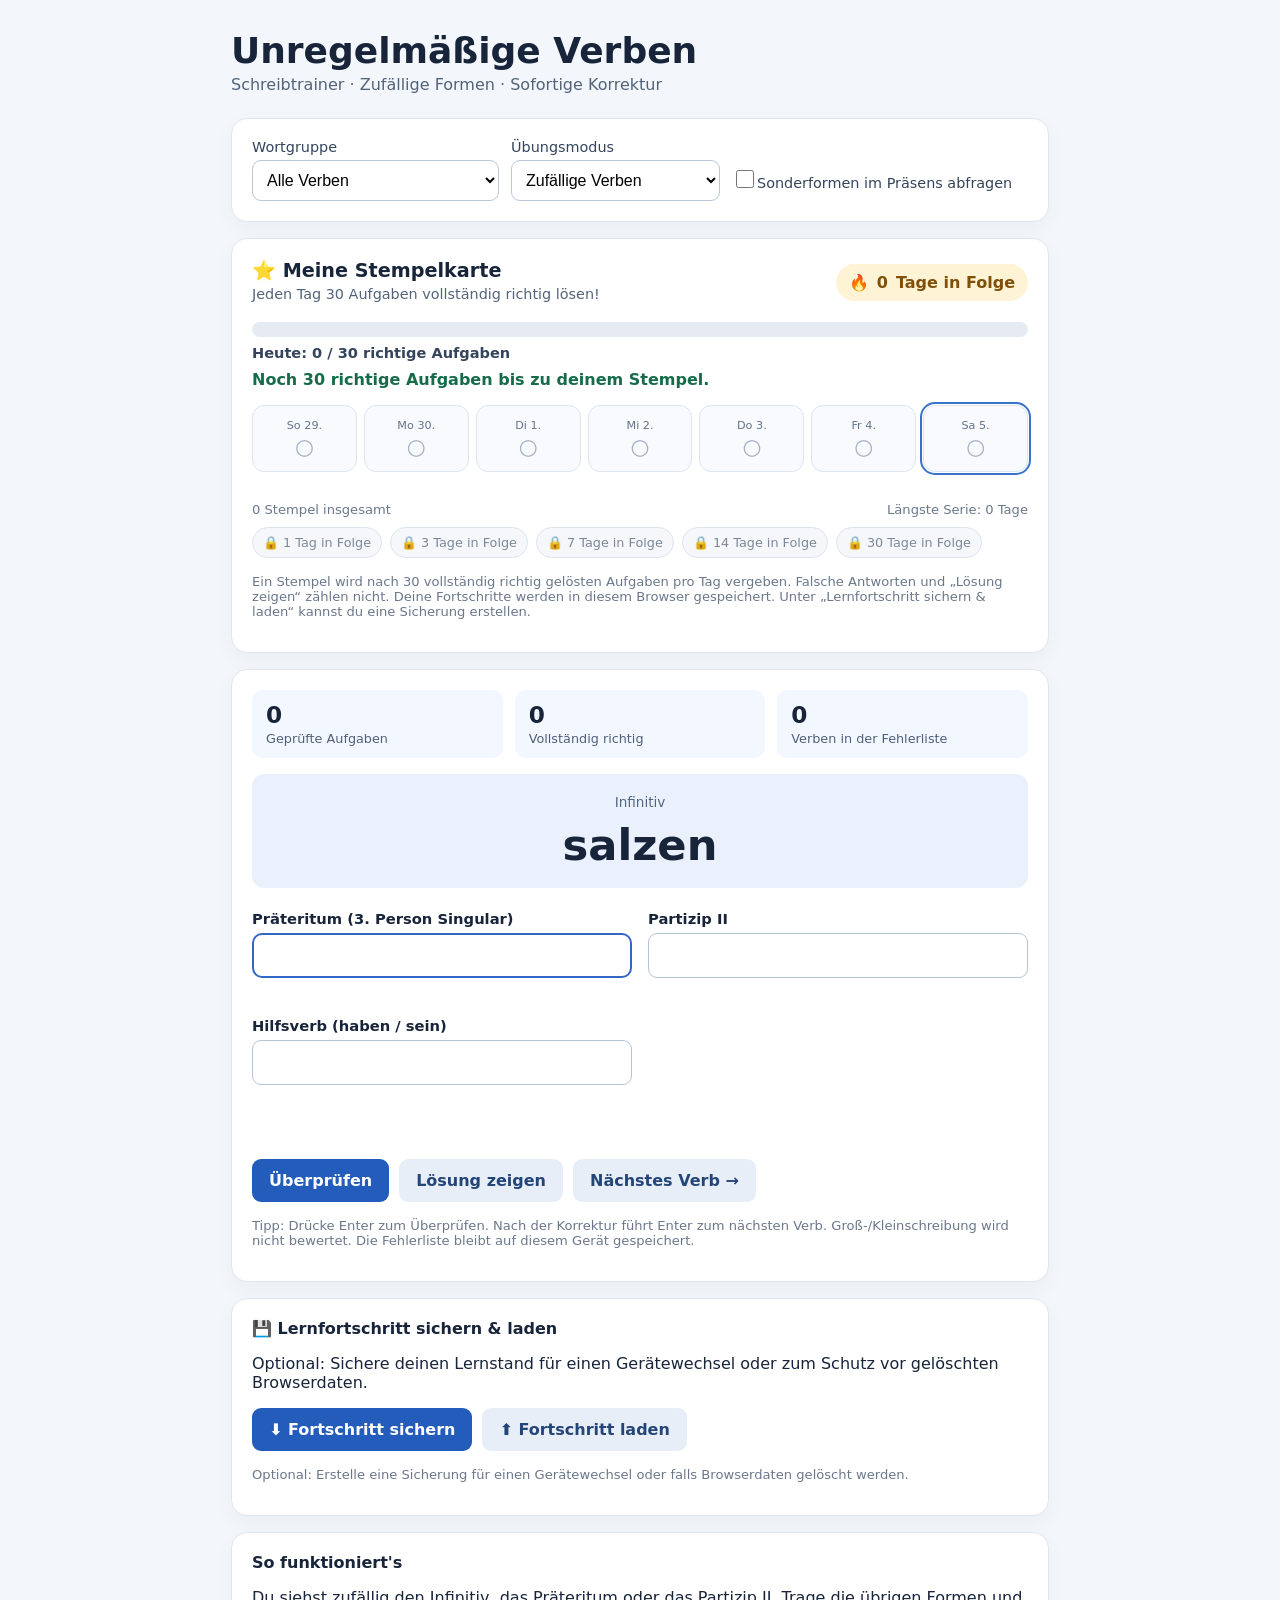
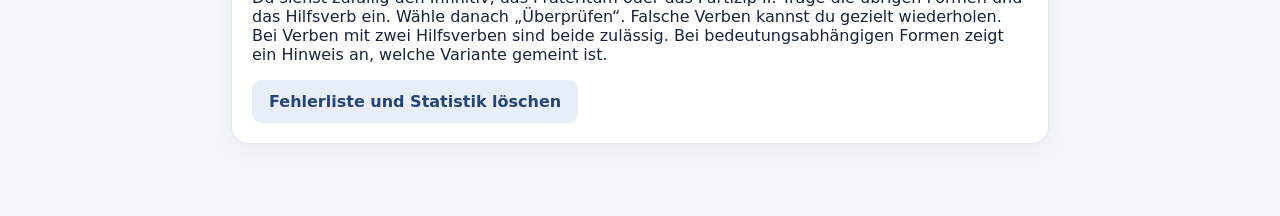
<file: old.html>
<!doctype html>
<html lang="de">
<head>
<meta charset="utf-8"><meta name="viewport" content="width=device-width,initial-scale=1">
<title>Unregelmäßige Verben – Schreibtrainer V6</title>
<style>
:root{font-family:system-ui,-apple-system,Segoe UI,sans-serif;color:#17243a;background:#f3f6fa}*{box-sizing:border-box}body{margin:0}.wrap{max-width:850px;margin:auto;padding:24px 16px 56px}h1{font-size:clamp(1.55rem,4vw,2.25rem);margin:6px 0 4px}.sub{color:#53637b;margin:0 0 24px}.panel{background:white;border:1px solid #dfe6ef;border-radius:16px;padding:20px;box-shadow:0 7px 22px #1f3b5a0a;margin-bottom:16px}.settings{display:flex;flex-wrap:wrap;gap:12px;align-items:end}.settings label{font-size:.9rem;color:#33445c;display:block}.settings select{margin-top:5px;min-width:160px;padding:10px;border:1px solid #bac7d8;border-radius:9px;background:white;font-size:1rem}.checkrow{display:flex;align-items:center;gap:8px;padding:10px 0;color:#243850}.checkrow input{width:18px;height:18px}.stats{display:flex;gap:12px;flex-wrap:wrap}.stat{flex:1;min-width:110px;background:#f3f7ff;border-radius:10px;padding:11px 14px}.stat b{display:block;font-size:1.45rem}.stat span{color:#50607a;font-size:.8rem}.question{border-radius:12px;background:#eaf1fc;padding:18px;text-align:center;margin:16px 0 22px}.question .kicker{font-size:.85rem;color:#526783}.question strong{display:block;margin-top:9px;font-size:clamp(1.8rem,5vw,2.7rem);overflow-wrap:anywhere}.fields{display:grid;grid-template-columns:repeat(2,minmax(0,1fr));gap:16px}.field label{display:block;font-weight:600;font-size:.92rem;margin-bottom:6px}.field input{font:inherit;width:100%;border:1.5px solid #b6c4d8;border-radius:9px;padding:12px;background:white;outline-color:#3467c5}.field input.correct{border-color:#1e925d;background:#effaf4}.field input.wrong{border-color:#c84949;background:#fff3f3}.feedback{font-size:.84rem;margin-top:5px;min-height:18px;color:#9b3434;overflow-wrap:anywhere}.feedback.good{color:#14784a}.actions{display:flex;flex-wrap:wrap;gap:10px;margin-top:16px}button{border:0;border-radius:9px;padding:12px 17px;font:inherit;font-weight:650;cursor:pointer;background:#235cba;color:white}button.secondary{background:#e8eef8;color:#244577}button:disabled{opacity:.45;cursor:not-allowed}.foot{color:#6b788c;font-size:.82rem;margin-top:16px}.message{font-weight:600;margin-top:13px;min-height:22px}.hidden{display:none!important}@media(max-width:550px){.fields{grid-template-columns:1fr}.panel{padding:16px}.settings select{width:100%}.settings>div{flex:1;min-width:150px}}

.meaning-hint{margin:12px auto 0;padding:9px 13px;max-width:540px;border-radius:9px;background:#fff;font-size:.94rem;color:#33445c;line-height:1.5}
/* Tägliches Lernziel und Stempelkarte */
.goal-top{display:flex;align-items:center;justify-content:space-between;gap:14px;flex-wrap:wrap}
.goal-top h2{margin:0;font-size:1.2rem}.goal-top p{margin:4px 0;color:#53637b;font-size:.9rem}
.streak-pill{display:flex;align-items:center;gap:8px;background:#fff3d6;color:#815008;border-radius:25px;padding:9px 13px;font-weight:750}
.progress-outer{height:15px;border-radius:50px;background:#e6ebf3;overflow:hidden;margin:16px 0 7px}
.progress-inner{height:100%;background:linear-gradient(90deg,#3575cf,#43af8b);transition:width .35s ease;width:0}
.progress-label{font-size:.91rem;color:#33445c;font-weight:600}
.stamp-success{color:#166c48;font-weight:750;margin-top:9px;min-height:21px}
.days{display:grid;grid-template-columns:repeat(7,minmax(0,1fr));gap:7px;margin:14px 0}
.day{border:1px solid #dce5f0;background:#f8fafd;border-radius:12px;text-align:center;min-height:67px;padding:8px 3px;display:flex;flex-direction:column;align-items:center;justify-content:center;gap:3px}
.day .day-label{font-size:.7rem;color:#63738a}.day .day-mark{font-size:1.35rem;line-height:1.1;color:#a3b1c4}
.day.stamped{background:#e7f7ee;border-color:#a5d9bd}.day.stamped .day-mark{color:#148c55}
.day.today{outline:2px solid #3773cd;outline-offset:1px}
.achievements{display:flex;gap:8px;flex-wrap:wrap;margin-top:10px}
.achievement{padding:7px 10px;border:1px solid #dce4ee;border-radius:16px;color:#7c8899;background:#f5f7fa;font-size:.8rem}
.achievement.earned{background:#fff2ca;border-color:#eed18b;color:#6e4a05;font-weight:650}
@media(max-width:430px){.days{gap:4px}.day{min-height:59px;padding:6px 1px}.day .day-label{font-size:.65rem}}
</style>
</head>
<body><main class="wrap"><h1>Unregelmäßige Verben</h1><p class="sub">Schreibtrainer · Zufällige Formen · Sofortige Korrektur</p>
<section class="panel"><div class="settings"><div><label for="group">Wortgruppe</label><select id="group"><option value="all">Alle Verben</option><option value="hilfs">Hilfsverben (S. 320)</option><option value="modal">Modalverben (S. 320)</option><option value="stark321">Starke Verben (S. 321)</option><option value="stark322">Starke Verben (S. 322)</option><option value="stark323">Starke Verben (S. 323)</option><option value="stark324">Starke Verben (S. 324)</option><option value="stark325">Starke Verben (S. 325)</option><option value="stark326">Starke Verben (S. 326)</option><option value="stark327">Starke Verben (S. 327)</option><option value="stark328">Starke Verben (S. 328)</option><option value="special330">Bedeutungswechsel (S. 330)</option><option value="special331">Bedeutungswechsel (S. 331)</option><option value="special332">Bedeutungswechsel (S. 332)</option></select></div><div><label for="mode">Übungsmodus</label><select id="mode"><option value="random">Zufällige Verben</option><option value="errors">Nur Fehler wiederholen</option></select></div><label class="checkrow"><input id="present" type="checkbox">Sonderformen im Präsens abfragen</label></div></section>
<section class="panel" id="stempelkarte">
  <div class="goal-top"><div><h2>⭐ Meine Stempelkarte</h2><p id="goal-explanation">Jeden Tag 50 Aufgaben vollständig richtig lösen!</p></div><div class="streak-pill">🔥 <span id="streak">0</span> Tage in Folge</div></div>
  <div class="progress-outer" role="progressbar" aria-label="Tagesziel" aria-valuemin="0" aria-valuemax="50" aria-valuenow="0" id="goal-bar"><div id="goal-fill" class="progress-inner"></div></div>
  <div id="goal-label" class="progress-label">Heute: 0 / 50 richtige Aufgaben</div>
  <div id="stamp-success" class="stamp-success" aria-live="polite"></div>
  <div class="days" id="days" aria-label="Die letzten sieben Tage"></div>
  <div class="goal-top"><span class="foot" id="stamp-total">0 Stempel insgesamt</span><span class="foot" id="best-streak">Längste Serie: 0 Tage</span></div>
  <div class="achievements" id="achievements"></div>
  <p class="foot" id="goal-rule">Ein Stempel wird nach 50 vollständig richtig gelösten Aufgaben pro Tag vergeben. Falsche Antworten und „Lösung zeigen“ zählen nicht. Deine Fortschritte werden in diesem Browser gespeichert. Unter „Lernfortschritt sichern & laden“ kannst du eine Sicherung für Updates erstellen.</p>
</section>
<section class="panel"><div class="stats"><div class="stat"><b id="total">0</b><span>Geprüfte Aufgaben</span></div><div class="stat"><b id="right">0</b><span>Vollständig richtig</span></div><div class="stat"><b id="errorcount">0</b><span>Verben in der Fehlerliste</span></div></div><div class="question"><span class="kicker" id="given-label">Gegebene Form</span><strong id="given-value">…</strong><p id="meaning-hint" class="meaning-hint hidden"></p></div><form id="quiz" autocomplete="off"><div class="fields" id="fields"></div><div class="message" id="message" aria-live="polite"></div><div class="actions"><button type="submit" id="check">Überprüfen</button><button type="button" class="secondary" id="reveal">Lösung zeigen</button><button type="button" class="secondary" id="next">Nächstes Verb →</button></div></form><p class="foot">Tipp: Drücke Enter zum Überprüfen. Nach der Korrektur führt Enter zum nächsten Verb. Groß-/Kleinschreibung wird nicht bewertet. Die Fehlerliste bleibt auf diesem Gerät gespeichert.</p></section>
<section class="panel" id="backup-panel">
  <strong>💾 Lernfortschritt sichern &amp; laden</strong>
  <p>Optional: Sichere deinen Lernstand für einen Gerätewechsel oder zum Schutz vor gelöschten Browserdaten.</p>
  <div class="actions"><button type="button" id="export-progress">⬇ Fortschritt sichern</button><button type="button" class="secondary" id="import-progress">⬆ Fortschritt laden</button></div>
  <input id="backup-file" class="hidden" type="file" accept=".json,application/json" aria-label="Gesicherten Lernfortschritt auswählen">
  <p class="foot" id="backup-status" aria-live="polite">Optional: Erstelle eine Sicherung für einen Gerätewechsel oder falls Browserdaten gelöscht werden.</p>
</section>
<section class="panel"><strong>So funktioniert's</strong><p>Du siehst zufällig den Infinitiv, das Präteritum oder das Partizip II. Trage die übrigen Formen und das Hilfsverb ein. Wähle danach „Überprüfen“. Falsche Verben kannst du gezielt wiederholen. Bei Verben mit zwei Hilfsverben sind beide zulässig. Bei bedeutungsabhängigen Formen zeigt ein Hinweis an, welche Variante gemeint ist.</p><button class="secondary" id="reset">Fehlerliste und Statistik löschen</button></section>
</main><script src="./config.js"></script>
<script>
// Die Formen sind aus den fotografierten Lehrbuchseiten 320–332 übertragen.
// Format: Infinitiv | Präteritum | Partizip II | haben/sein | Präsens-Sonderform
const raw={
 hilfs:`haben|hatte|gehabt|haben|du hast; er hat
sein|war|gewesen|sein|ich bin; du bist; er ist; wir sind; ihr seid; sie sind
werden|wurde|geworden|sein|du wirst; er wird`,
 modal:`dürfen|durfte|gedurft|haben|ich darf; du darfst; er darf
müssen|musste|gemusst|haben|ich muss; du musst; er muss
mögen|mochte|gemocht|haben|ich mag; du magst; er mag
können|konnte|gekonnt|haben|ich kann; du kannst; er kann
sollen|sollte|gesollt|haben|ich soll; du sollst; er soll
wollen|wollte|gewollt|haben|ich will; du willst; er will`,
 stark321:`backen|backte (buk)|gebacken|haben|du backst (bäckst); er backt (bäckt)
befehlen|befahl|befohlen|haben|du befiehlst; er befiehlt
beginnen|begann|begonnen|haben|
beißen|biss|gebissen|haben|
bergen|barg|geborgen|haben|du birgst; er birgt
bersten|barst|geborsten|sein|du birst; er birst
betrügen|betrog|betrogen|haben|
biegen|bog|gebogen|haben/sein|
bieten|bot|geboten|haben|
binden|band|gebunden|haben|
bitten|bat|gebeten|haben|
blasen|blies|geblasen|haben|du bläst; er bläst
bleiben|blieb|geblieben|sein|
braten|briet|gebraten|haben|du brätst; er brät
brechen|brach|gebrochen|haben/sein|du brichst; er bricht
brennen|brannte|gebrannt|haben|
bringen|brachte|gebracht|haben|
denken|dachte|gedacht|haben|
dreschen|drosch|gedroschen|haben|du drischst; er drischt
dringen|drang|gedrungen|sein|`,
 stark322:`empfangen|empfing|empfangen|haben|du empfängst; er empfängt
empfinden|empfand|empfunden|haben|
erklimmen|erklomm|erklommen|haben|
erlöschen|erlosch|erloschen|sein|er erlischt
erschallen|erscholl|erschollen|sein|
erwägen|erwog|erwogen|haben|
essen|aß|gegessen|haben|du isst; er isst
fahren|fuhr|gefahren|haben/sein|du fährst; er fährt
fallen|fiel|gefallen|sein|du fällst; er fällt
fangen|fing|gefangen|haben|du fängst; er fängt
fechten|focht|gefochten|haben|du fichtst; er ficht
finden|fand|gefunden|haben|
flechten|flocht|geflochten|haben|du flichtst; er flicht
fliegen|flog|geflogen|haben/sein|
fliehen|floh|geflohen|sein|
fließen|floss|geflossen|sein|
fressen|fraß|gefressen|haben|du frisst; er frisst
frieren|fror|gefroren|haben|
gebären|gebar|geboren|haben|du gebärst; sie gebärt
geben|gab|gegeben|haben|du gibst; er gibt
gedeihen|gedieh|gediehen|sein|`,
 stark323:`gehen|ging|gegangen|sein|
gelingen|gelang|gelungen|sein|
gelten|galt|gegolten|haben|du giltst; er gilt
genesen|genas|genesen|sein|
genießen|genoss|genossen|haben|
geraten|geriet|geraten|sein|du gerätst; er gerät
geschehen|geschah|geschehen|sein|es geschieht
gewinnen|gewann|gewonnen|haben|
gießen|goss|gegossen|haben|
gleichen|glich|geglichen|haben|
gleiten|glitt|geglitten|sein|
glimmen|glimmte (glomm)|geglommen|haben|
graben|grub|gegraben|haben|du gräbst; er gräbt
greifen|griff|gegriffen|haben|
halten|hielt|gehalten|haben|du hältst; er hält
hauen|haute (hieb)|gehauen|haben|
heben|hob|gehoben|haben|
heißen|hieß|geheißen|haben|
helfen|half|geholfen|haben|du hilfst; er hilft
kennen|kannte|gekannt|haben|
klingen|klang|geklungen|haben|du klingst; er klingt
kneifen|kniff|gekniffen|haben|
kommen|kam|gekommen|sein|`,
 stark324:`kriechen|kroch|gekrochen|sein|
laden|lud|geladen|haben|du lädst; er lädt
lassen|ließ|gelassen|haben|du lässt; er lässt
laufen|lief|gelaufen|sein|du läufst; er läuft
leiden|litt|gelitten|haben|
leihen|lieh|geliehen|haben|
lesen|las|gelesen|haben|du liest; er liest
liegen|lag|gelegen|haben|
lügen|log|gelogen|haben|
mahlen|mahlte|gemahlen|haben|
meiden|mied|gemieden|haben|
melken|melkte (molk)|gemolken|haben|du melkst (milkst); er melkt (milkt)
messen|maß|gemessen|haben|du misst; er misst
nehmen|nahm|genommen|haben|du nimmst; er nimmt
nennen|nannte|genannt|haben|
pfeifen|pfiff|gepfiffen|haben|
preisen|pries|gepriesen|haben|
quellen|quoll|gequollen|sein|du quillst; er quillt
raten|riet|geraten|haben|du rätst; er rät
reiben|rieb|gerieben|haben|
reißen|riss|gerissen|haben/sein|`,
 stark325:`reiten|ritt|geritten|haben/sein|
rennen|rannte|gerannt|sein|
riechen|roch|gerochen|haben|
ringen|rang|gerungen|haben|
rinnen|rann|geronnen|sein|
rufen|rief|gerufen|haben|
salzen|salzte|gesalzen|haben|
saufen|soff|gesoffen|haben|du säufst; er säuft
saugen|saugte (sog)|gesogen/gesaugt|haben|
scheiden|schied|geschieden|haben/sein|
scheinen|schien|geschienen|haben|
schelten|schalt|gescholten|haben|du schiltst; er schilt
schieben|schob|geschoben|haben|
schießen|schoss|geschossen|haben/sein|
schinden|schindete|geschunden|haben|
schlafen|schlief|geschlafen|haben|du schläfst; er schläft
schlagen|schlug|geschlagen|haben|du schlägst; er schlägt
schleichen|schlich|geschlichen|sein|
schließen|schloss|geschlossen|haben|
schlingen|schlang|geschlungen|haben|
schmeißen|schmiss|geschmissen|haben|
schmelzen|schmolz|geschmolzen|haben/sein|du schmilzt; er schmilzt
schneiden|schnitt|geschnitten|haben|`,
 stark326:`schreiben|schrieb|geschrieben|haben|
schreiten|schritt|geschritten|sein|
schweigen|schwieg|geschwiegen|haben|
schwimmen|schwamm|geschwommen|haben/sein|
schwinden|schwand|geschwunden|sein|
schwingen|schwang|geschwungen|haben|
schwören|schwor|geschworen|haben|
sehen|sah|gesehen|haben|du siehst; er sieht
singen|sang|gesungen|haben|
sinken|sank|gesunken|sein|
sinnen|sann|gesonnen|haben|
sitzen|saß|gesessen|haben|
spalten|spaltete|gespalten|haben|
speien|spie|gespie(e)n|haben|
spinnen|spann|gesponnen|haben|
sprechen|sprach|gesprochen|haben|du sprichst; er spricht
sprießen|spross|gesprossen|sein|
springen|sprang|gesprungen|sein|
stechen|stach|gestochen|haben|du stichst; er sticht
stehen|stand|gestanden|haben|
stehlen|stahl|gestohlen|haben|du stiehlst; er stiehlt
steigen|stieg|gestiegen|sein|
sterben|starb|gestorben|sein|du stirbst; er stirbt
stinken|stank|gestunken|haben|`,
 stark327:`stoßen|stieß|gestoßen|haben/sein|du stößt; er stößt
streichen|strich|gestrichen|haben|
streiten|stritt|gestritten|haben|
tragen|trug|getragen|haben|du trägst; er trägt
treffen|traf|getroffen|haben|du triffst; er trifft
treiben|trieb|getrieben|haben/sein|
treten|trat|getreten|haben/sein|du trittst; er tritt
trinken|trank|getrunken|haben|
trügen|trog|getrogen|haben|
tun|tat|getan|haben|
verbleichen|verblich|verblichen|sein|
verderben|verdarb|verdorben|haben/sein|du verdirbst; er verdirbt
verdrießen|verdross|verdrossen|haben|
vergessen|vergaß|vergessen|haben|du vergisst; er vergisst
verlieren|verlor|verloren|haben|
verschwinden|verschwand|verschwunden|sein|
verzeihen|verzieh|verziehen|haben|
waschen|wusch|gewaschen|haben|du wäschst; er wäscht
weisen|wies|gewiesen|haben|
werben|warb|geworben|haben|du wirbst; er wirbt
werfen|warf|geworfen|haben|du wirfst; er wirft`,
 stark328:`winden|wand|gewunden|haben|
wissen|wusste|gewusst|haben|ich weiß; du weißt; er weiß
wringen|wrang|gewrungen|haben|
ziehen|zog|gezogen|haben/sein|
zwingen|zwang|gezwungen|haben/sein|`
};
// Dieselben Infinitive können je nach Bedeutung stark oder schwach konjugiert werden.
// Infinitiv | Präteritum | Partizip II | Hilfsverb | Bedeutungshinweis | Variante
const extraRaw={
 special330:`bewegen|bewog|bewogen|haben|zu einer Handlung veranlassen|stark
bewegen|bewegte|bewegt|haben|berühren; Gefühle auslösen; sich rühren|schwach
erschrecken|erschrak|erschrocken|sein|plötzlich große Angst bekommen|stark
erschrecken|erschreckte|erschreckt|haben|jemandem absichtlich Angst machen|schwach
gären|gor|gegoren|haben/sein|Flüssigkeit gärt; Gärung durchlaufen|stark
gären|gärte|gegärt|haben|Wut oder Unzufriedenheit wird stärker|schwach
hängen|hing|gehangen|haben|irgendwo hängen; befestigt sein|stark
hängen|hängte|gehängt|haben|etwas irgendwo aufhängen; jemanden hinrichten|schwach`,
 special331:`schaffen|schuf|geschaffen|haben|etwas hervorbringen; schöpferisch gestalten|stark
schaffen|schaffte|geschafft|haben|etwas bewältigen; fertig werden; hinbringen|schwach
scheren|schor (scherte)|geschoren (geschert)|haben|Haare, Fell oder Hecke schneiden|stark
scheren|scherte|geschert|haben|sich um etwas kümmern; etwas beachten|schwach
schleifen|schliff|geschliffen|haben|ein Schneidegerät schärfen|stark
schleifen|schleifte|geschleift|haben|etwas über den Boden ziehen|schwach`,
 special332:`schwellen|schwoll|geschwollen|sein|sich ausdehnen; größer werden|stark
schwellen|schwellte|geschwellt|haben|Wind schwellt die Segel|schwach
senden|sandte|gesandt|haben|Radio- oder Fernsehsendungen ausstrahlen|stark
senden|sendete|gesendet|haben|etwas an jemanden schicken|schwach
wachsen|wuchs|gewachsen|sein|größer werden; sich entwickeln|stark
wachsen|wachste|gewachst|haben|mit Wachs versehen|schwach
weichen|wich|gewichen|sein|weggehen; nachgeben; verschwinden|stark
weichen|weichte|geweicht|haben|etwas weich machen|schwach
wiegen|wog|gewogen|haben|das Gewicht bestimmen|stark
wiegen|wiegte|gewiegt|haben|sanft hin und her schaukeln|schwach`
};
const entries=Object.entries(raw).flatMap(([group,data])=>data.trim().split('\n').map(line=>{const [inf,pre,part,aux,present]=line.split('|');return {group,inf,pre,part,aux,present:present||''}}));
// Neue Datensätze mit Bedeutungshinweisen und eindeutigen Fehlerlisten-IDs.
entries.push(...Object.entries(extraRaw).flatMap(([group,data])=>data.trim().split('\n').map(line=>{
 const [inf,pre,part,aux,meaning,variant]=line.split('|');
 return {group,inf,pre,part,aux,meaning,variant,present:'',id:inf+'#'+variant};
})));
const key='unregelmaessige_verben_320_328_v2';
let stats;try{stats=JSON.parse(localStorage.getItem(key))||{total:0,right:0,errors:[]}}catch{stats={total:0,right:0,errors:[]}}
const $=id=>document.getElementById(id);let current=null,corrected=false,lastInf='';
const dailyKey='unregelmaessige_verben_stempelkarte_v4_richtig50';
// Die Konfiguration wird separat geladen, die Lernstände bleiben unter denselben Schlüsseln.
const CONFIG=window.VERBEN_CONFIG||{};
const DAILY_GOAL=Number.isSafeInteger(CONFIG.DAILY_GOAL)&&CONFIG.DAILY_GOAL>0?CONFIG.DAILY_GOAL:50;
const ACHIEVEMENT_DAYS=Array.isArray(CONFIG.ACHIEVEMENT_DAYS)&&CONFIG.ACHIEVEMENT_DAYS.length&&CONFIG.ACHIEVEMENT_DAYS.every(x=>Number.isSafeInteger(x)&&x>0)?[...new Set(CONFIG.ACHIEVEMENT_DAYS)].sort((a,b)=>a-b):[1,3,7,14,30];
let daily;
try { daily=JSON.parse(localStorage.getItem(dailyKey)) } catch { daily=null }
if(!daily||typeof daily!=='object'||Array.isArray(daily)) daily={counts:{},stamps:[]};
if(!daily.counts||typeof daily.counts!=='object') daily.counts={};
if(!Array.isArray(daily.stamps)) daily.stamps=[];
function dayKey(date=new Date()) {const y=date.getFullYear(),m=String(date.getMonth()+1).padStart(2,'0'),d=String(date.getDate()).padStart(2,'0');return `${y}-${m}-${d}`}
function shiftDay(date,offset){const result=new Date(date.getFullYear(),date.getMonth(),date.getDate()+offset,12);return dayKey(result)}
function countStreak(endDay,stamps){const marked=new Set(stamps);let length=0,day=new Date(endDay+'T12:00:00');while(marked.has(dayKey(day))){length++;day.setDate(day.getDate()-1)}return length}
function streakInfo(){
 const stamps=[...new Set(daily.stamps)].sort();const today=dayKey();const yesterday=shiftDay(new Date(),-1);
 const end=stamps.includes(today)?today:yesterday;
 const current=countStreak(end,stamps);
 let best=0,run=0,prev='';
 for(const d of stamps){const yesterdayOfD=shiftDay(new Date(d+'T12:00:00'),-1);run=prev===yesterdayOfD?run+1:1;best=Math.max(best,run);prev=d}
 return {current,best};
}
function saveDaily(){localStorage.setItem(dailyKey,JSON.stringify(daily));renderDaily()}
function renderDaily(){
 const today=dayKey();const count=daily.counts[today]||0;const progress=Math.min(DAILY_GOAL,count);
 $('goal-fill').style.width=(progress/DAILY_GOAL*100)+'%';
 $('goal-bar').setAttribute('aria-valuemax',DAILY_GOAL);
 $('goal-bar').setAttribute('aria-valuenow',progress);
 $('goal-label').textContent=`Heute: ${progress} / ${DAILY_GOAL} richtige Aufgaben`;
 const done=daily.stamps.includes(today);
 $('stamp-success').textContent=done?'🌟 Tagesziel erreicht! Dein Stempel ist da!':'Noch '+(DAILY_GOAL-progress)+' richtige Aufgaben bis zu deinem Stempel.';
 const streak=streakInfo();$('streak').textContent=streak.current;$('best-streak').textContent='Längste Serie: '+streak.best+' Tage';
 $('stamp-total').textContent=daily.stamps.length+' Stempel insgesamt';
 const short=['So','Mo','Di','Mi','Do','Fr','Sa'];$('days').replaceChildren();
 for(let offset=-6;offset<=0;offset++){
  const date=new Date();date.setHours(12,0,0,0);date.setDate(date.getDate()+offset);
  const stamped=daily.stamps.includes(dayKey(date));const div=document.createElement('div');
  div.className='day'+(stamped?' stamped':'')+(offset===0?' today':'');
  const name=document.createElement('span');name.className='day-label';name.textContent=short[date.getDay()]+' '+date.getDate()+'.';
  const mark=document.createElement('span');mark.className='day-mark';mark.textContent=stamped?'★':'○';
  div.append(name,mark);div.title=dayKey(date)+(stamped?' – geschafft':' – offen');$('days').append(div)
 }
 $('achievements').replaceChildren();
 for(const threshold of ACHIEVEMENT_DAYS){
  const badge=document.createElement('span');const unlocked=streak.best>=threshold;
  badge.className='achievement'+(unlocked?' earned':'');
  badge.textContent=(unlocked?'🏆 ':'🔒 ')+threshold+' '+(threshold===1?'Tag':'Tage')+' in Folge';$('achievements').append(badge)
 }
}
$('goal-explanation').textContent=`Jeden Tag ${DAILY_GOAL} Aufgaben vollständig richtig lösen!`;
$('goal-rule').textContent=`Ein Stempel wird nach ${DAILY_GOAL} vollständig richtig gelösten Aufgaben pro Tag vergeben. Falsche Antworten und „Lösung zeigen“ zählen nicht. Deine Fortschritte werden in diesem Browser gespeichert. Unter „Lernfortschritt sichern & laden“ kannst du eine Sicherung erstellen.`;
$('present').checked=CONFIG.ASK_PRESENT_BY_DEFAULT===true;
function recordCorrectPractice(){const today=dayKey();daily.counts[today]=(daily.counts[today]||0)+1;if(daily.counts[today]>=DAILY_GOAL&&!daily.stamps.includes(today))daily.stamps.push(today);saveDaily()}

function store(){localStorage.setItem(key,JSON.stringify(stats));renderStats()}
function renderStats(){$('total').textContent=stats.total;$('right').textContent=stats.right;$('errorcount').textContent=stats.errors.length}
function norm(s){return(s||'').toLocaleLowerCase('de').trim().replace(/\s+/g,' ').replace(/[.,;]+$/,'')}
function expandVariant(text){
  const t=(text||'').trim();
  if(!t) return [];
  if(t.includes('/')) return t.split('/').flatMap(part=>expandVariant(part));
  const trailing=t.match(/^(.+?)\s*\(([^()]+)\)$/);
  if(trailing){
    const base=trailing[1].trim();
    const alt=trailing[2].trim();
    const out=[base];
    if(alt.includes(' ')) out.push(alt);
    else if(base.includes(' ')) out.push(base.replace(/[^\s]+$/,alt));
    else out.push(alt);
    out.push(t);
    return [...new Set(out.map(norm))];
  }
  const inline=t.match(/^(.*)\(([^()]+)\)(.*)$/);
  if(inline){
    const a=(inline[1]+inline[3]).trim();
    const b=(inline[1]+inline[2]+inline[3]).trim();
    return [...new Set([a,b,t].map(norm))];
  }
  return [norm(t)];
}
function optionsFor(expected,field){
  if(field==='present') return [norm(expected)];
  return [...new Set(expandVariant(expected))];
}
function correct(value,expected,field){
  if(!value.trim())return false;
  const v=norm(value);
  if(field==='present'){
    if(v===norm(expected)) return true;
    const expectedParts=expected.split(';').map(s=>s.trim()).filter(Boolean);
    const userParts=value.split(';').map(s=>norm(s)).filter(Boolean);
    if(userParts.length!==expectedParts.length) return false;
    return userParts.every((part,i)=>expandVariant(expectedParts[i]).includes(part));
  }
  return optionsFor(expected,field).includes(v)
}
const titles={inf:'Infinitiv',pre:'Präteritum (3. Person Singular)',part:'Partizip II',aux:'Hilfsverb (haben / sein)',present:'Sonderformen im Präsens'};
function errorId(entry){return entry.id||entry.inf}
function next(){const group=$('group').value,mode=$('mode').value;let pool=entries.filter(e=>(group==='all'||e.group===group)&&(mode!=='errors'||(stats.errors.includes(errorId(e))||stats.errors.includes(e.inf))));if(!pool.length){$('meaning-hint').classList.add('hidden');$('given-value').textContent=mode==='errors'?'Keine Fehler in dieser Gruppe':'Keine Verben';$('given-label').textContent='';$('fields').innerHTML='';$('message').textContent=mode==='errors'?'Prima! Wähle „Zufällige Verben“, um weiterzuüben.':'';current=null;return}
 let choices=pool.filter(e=>e.inf!==lastInf);if(!choices.length)choices=pool;current=choices[Math.floor(Math.random()*choices.length)];lastInf=current.inf;const src=['inf','pre','part'][Math.floor(Math.random()*3)];current.src=src;corrected=false;$('given-label').textContent=titles[src];$('given-value').textContent=current[src];const hint=$('meaning-hint');hint.classList.toggle('hidden',!current.meaning);hint.textContent=current.meaning?'Bedeutung ('+current.variant+'): '+current.meaning:'';$('message').textContent='';$('check').disabled=false;$('reveal').disabled=false;$('fields').innerHTML='';const fields=['inf','pre','part','aux'];if($('present').checked&&current.present)fields.push('present');for(const field of fields){if(field===src)continue;const el=document.createElement('div');el.className='field';const lbl=document.createElement('label');lbl.htmlFor='answer-'+field;lbl.textContent=titles[field];const inp=document.createElement('input');inp.id='answer-'+field;inp.dataset.field=field;inp.type='text';inp.spellcheck=false;inp.autocomplete='off';inp.autocapitalize='off';const fb=document.createElement('div');fb.className='feedback';el.append(lbl,inp,fb);$('fields').append(el)}$('fields').querySelector('input')?.focus()}
function evaluate(reveal=false){if(!current||corrected)return;let all=true;for(const inp of $('fields').querySelectorAll('input')){const f=inp.dataset.field,ans=current[f],ok=correct(inp.value,ans,f);if(!ok)all=false;inp.classList.add(ok?'correct':'wrong');inp.readOnly=true;const fb=inp.nextElementSibling;fb.textContent=ok?'✓ Richtig':`Lösung: ${ans}`;fb.className='feedback'+(ok?' good':'')}
 corrected=true;$('check').disabled=true;$('reveal').disabled=true;if(!reveal){stats.total++;if(all){stats.right++;recordCorrectPractice()}}if(!all||reveal){if(!stats.errors.includes(errorId(current)))stats.errors.push(errorId(current))}else{stats.errors=stats.errors.filter(x=>x!==current.inf&&x!==errorId(current))}store();$('message').textContent=reveal?'Lösung angezeigt – später noch einmal üben.':all?'Alles richtig! Sehr gut!':'Nicht ganz richtig – das Verb kommt in die Fehlerliste.';$('next').focus()}
// Versionsübergreifende, manuell übertragbare Sicherung – unabhängig vom Dateinamen.
const BACKUP_FORMAT='deutsche-verben-lernfortschritt';
const BACKUP_VERSION=1;
function validObject(v){return v!==null&&typeof v==='object'&&!Array.isArray(v)}
function validNonnegativeInteger(n){return Number.isSafeInteger(n)&&n>=0}
function validateBackup(data){
 if(!validObject(data)||data.format!==BACKUP_FORMAT||data.version!==BACKUP_VERSION)throw Error('Diese Datei ist keine gültige Lernstand-Sicherung.');
 const st=data.stats,da=data.daily;
 if(!validObject(st)||!validNonnegativeInteger(st.total)||!validNonnegativeInteger(st.right)||st.right>st.total||!Array.isArray(st.errors)||!st.errors.every(x=>typeof x==='string'&&x.length<=150))throw Error('Die Statistik in der Sicherung ist ungültig.');
 if(!validObject(da)||!validObject(da.counts)||!Array.isArray(da.stamps))throw Error('Die Stempelkarte in der Sicherung ist ungültig.');
 if(!Object.entries(da.counts).every(([d,n])=>/^\d{4}-\d{2}-\d{2}$/.test(d)&&validNonnegativeInteger(n))||!da.stamps.every(d=>typeof d==='string'&&/^\d{4}-\d{2}-\d{2}$/.test(d)))throw Error('Die Tagesdaten in der Sicherung sind ungültig.');
 return {stats:{total:st.total,right:st.right,errors:[...new Set(st.errors)]},daily:{counts:{...da.counts},stamps:[...new Set(da.stamps)].sort()}};
}
function backupStatus(message,failed=false){$('backup-status').textContent=message;$('backup-status').style.color=failed?'#aa3131':'#14784a'}
$('export-progress').addEventListener('click',()=>{
 try{
  const payload={format:BACKUP_FORMAT,version:BACKUP_VERSION,exportedAt:new Date().toISOString(),stats,daily};
  const blob=new Blob([JSON.stringify(payload,null,2)],{type:'application/json;charset=utf-8'});
  const url=URL.createObjectURL(blob);
  const a=document.createElement('a');a.href=url;a.download='verben-lernstand-'+dayKey()+'.json';document.body.append(a);a.click();a.remove();
  setTimeout(()=>URL.revokeObjectURL(url),1000);
  backupStatus('Sicherung erstellt. Bewahre die JSON-Datei für das nächste Update auf.');
 }catch(e){backupStatus('Speichern nicht möglich: '+e.message,true)}
});
$('import-progress').addEventListener('click',()=>{$('backup-file').value='';$('backup-file').click()});
$('backup-file').addEventListener('change',async(e)=>{
 const file=e.target.files?.[0];if(!file)return;
 try{
  if(file.size>2_000_000)throw Error('Die Sicherungsdatei ist zu groß.');
  const imported=validateBackup(JSON.parse(await file.text()));
  if(!confirm('Gesicherten Lernstand laden? Die aktuellen Daten in diesem Browser werden dadurch ersetzt. Sichere sie vorher, falls du sie behalten möchtest.')){backupStatus('Import abgebrochen.');return}
  // Beide Speichereinträge werden vor dem Aktualisieren der Ansicht geschrieben.
  localStorage.setItem(key,JSON.stringify(imported.stats));
  localStorage.setItem(dailyKey,JSON.stringify(imported.daily));
  stats=imported.stats;daily=imported.daily;
  renderStats();renderDaily();next();
  backupStatus('Lernstand erfolgreich geladen! Statistik, Fehler und Stempel sind wieder da.');
 }catch(err){backupStatus('Import fehlgeschlagen: '+err.message,true)}
});

$('quiz').addEventListener('submit',e=>{e.preventDefault();if(corrected)next();else evaluate(false)});$('reveal').onclick=()=>evaluate(true);$('next').onclick=next;$('group').onchange=next;$('mode').onchange=next;$('present').onchange=next;$('reset').onclick=()=>{if(confirm('Fehlerliste und Statistik wirklich löschen?')){stats={total:0,right:0,errors:[]};store();next()}};renderStats();renderDaily();next();
</script></body></html>
</file>
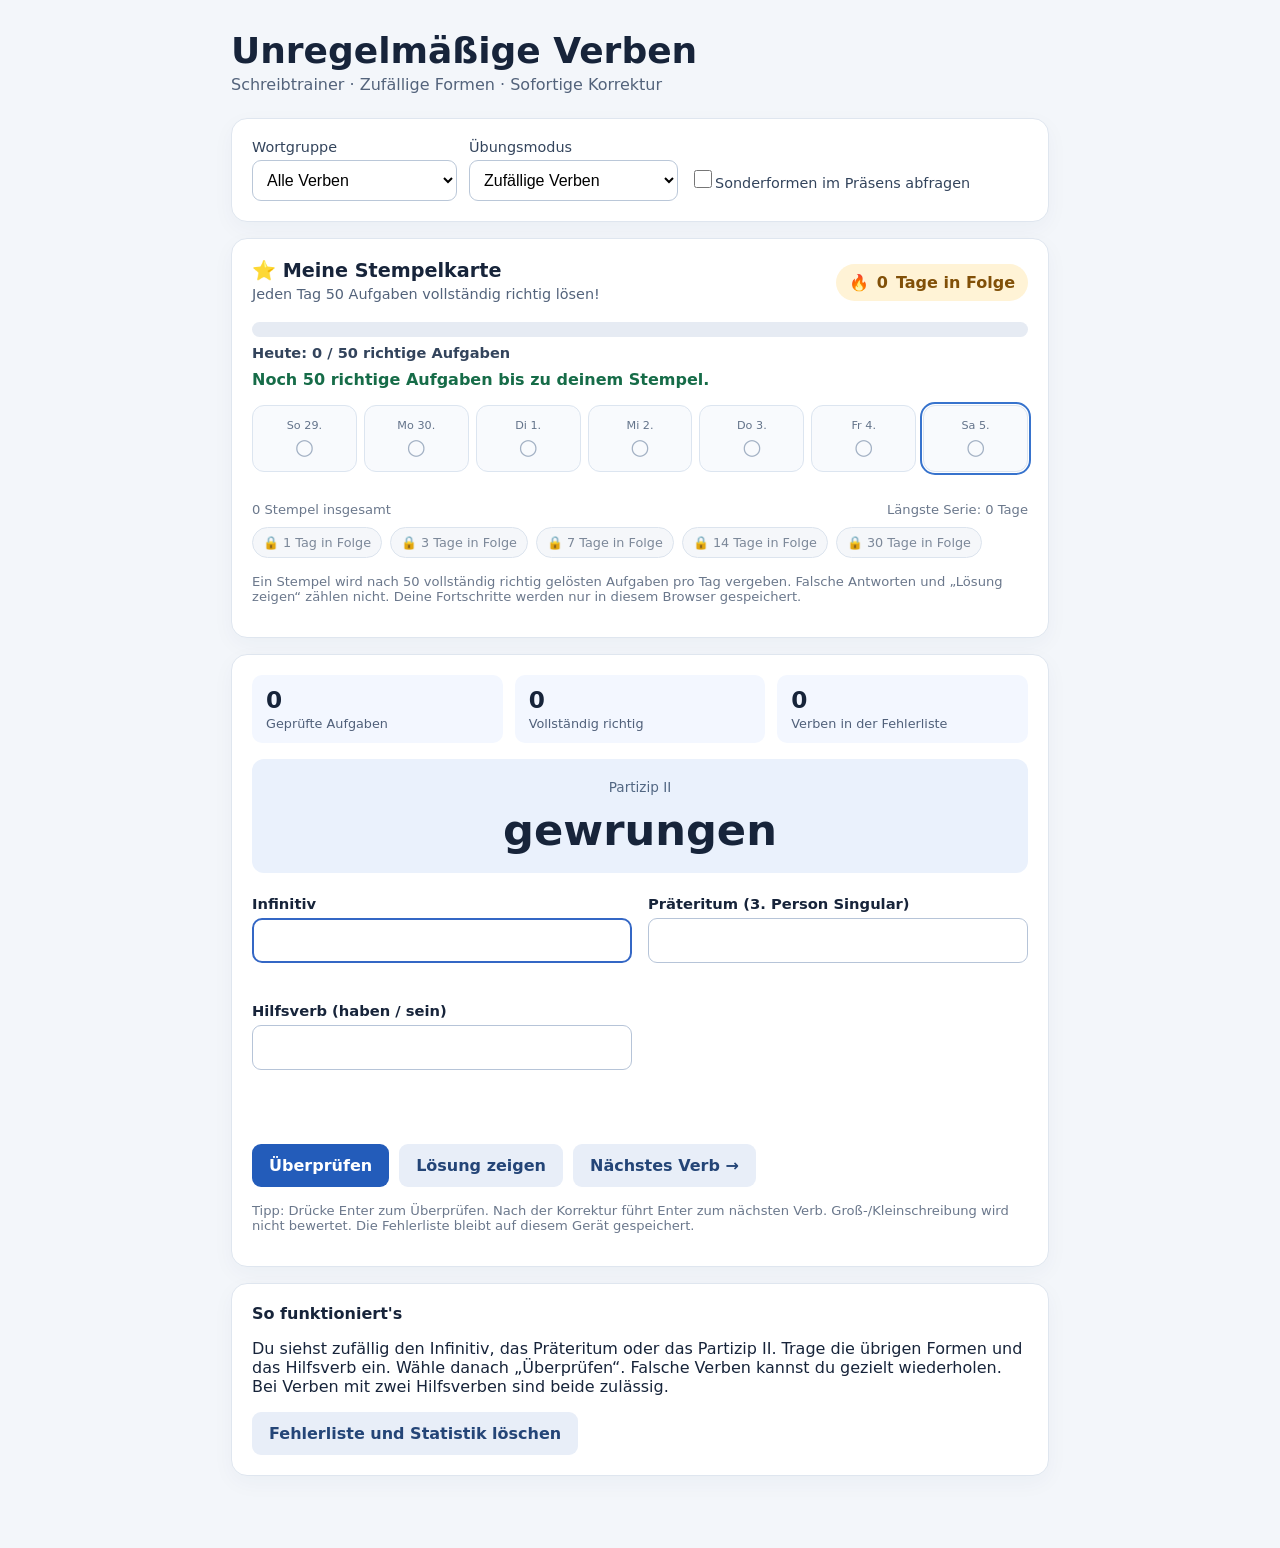
<file: v3.html>
<!doctype html>
<html lang="de">
<head>
<meta charset="utf-8"><meta name="viewport" content="width=device-width,initial-scale=1">
<title>Unregelmäßige Verben – Schreibtrainer</title>
<style>
:root{font-family:system-ui,-apple-system,Segoe UI,sans-serif;color:#17243a;background:#f3f6fa}*{box-sizing:border-box}body{margin:0}.wrap{max-width:850px;margin:auto;padding:24px 16px 56px}h1{font-size:clamp(1.55rem,4vw,2.25rem);margin:6px 0 4px}.sub{color:#53637b;margin:0 0 24px}.panel{background:white;border:1px solid #dfe6ef;border-radius:16px;padding:20px;box-shadow:0 7px 22px #1f3b5a0a;margin-bottom:16px}.settings{display:flex;flex-wrap:wrap;gap:12px;align-items:end}.settings label{font-size:.9rem;color:#33445c;display:block}.settings select{margin-top:5px;min-width:160px;padding:10px;border:1px solid #bac7d8;border-radius:9px;background:white;font-size:1rem}.checkrow{display:flex;align-items:center;gap:8px;padding:10px 0;color:#243850}.checkrow input{width:18px;height:18px}.stats{display:flex;gap:12px;flex-wrap:wrap}.stat{flex:1;min-width:110px;background:#f3f7ff;border-radius:10px;padding:11px 14px}.stat b{display:block;font-size:1.45rem}.stat span{color:#50607a;font-size:.8rem}.question{border-radius:12px;background:#eaf1fc;padding:18px;text-align:center;margin:16px 0 22px}.question .kicker{font-size:.85rem;color:#526783}.question strong{display:block;margin-top:9px;font-size:clamp(1.8rem,5vw,2.7rem);overflow-wrap:anywhere}.fields{display:grid;grid-template-columns:repeat(2,minmax(0,1fr));gap:16px}.field label{display:block;font-weight:600;font-size:.92rem;margin-bottom:6px}.field input{font:inherit;width:100%;border:1.5px solid #b6c4d8;border-radius:9px;padding:12px;background:white;outline-color:#3467c5}.field input.correct{border-color:#1e925d;background:#effaf4}.field input.wrong{border-color:#c84949;background:#fff3f3}.feedback{font-size:.84rem;margin-top:5px;min-height:18px;color:#9b3434;overflow-wrap:anywhere}.feedback.good{color:#14784a}.actions{display:flex;flex-wrap:wrap;gap:10px;margin-top:16px}button{border:0;border-radius:9px;padding:12px 17px;font:inherit;font-weight:650;cursor:pointer;background:#235cba;color:white}button.secondary{background:#e8eef8;color:#244577}button:disabled{opacity:.45;cursor:not-allowed}.foot{color:#6b788c;font-size:.82rem;margin-top:16px}.message{font-weight:600;margin-top:13px;min-height:22px}.hidden{display:none!important}@media(max-width:550px){.fields{grid-template-columns:1fr}.panel{padding:16px}.settings select{width:100%}.settings>div{flex:1;min-width:150px}}

/* Tägliches Lernziel und Stempelkarte */
.goal-top{display:flex;align-items:center;justify-content:space-between;gap:14px;flex-wrap:wrap}
.goal-top h2{margin:0;font-size:1.2rem}.goal-top p{margin:4px 0;color:#53637b;font-size:.9rem}
.streak-pill{display:flex;align-items:center;gap:8px;background:#fff3d6;color:#815008;border-radius:25px;padding:9px 13px;font-weight:750}
.progress-outer{height:15px;border-radius:50px;background:#e6ebf3;overflow:hidden;margin:16px 0 7px}
.progress-inner{height:100%;background:linear-gradient(90deg,#3575cf,#43af8b);transition:width .35s ease;width:0}
.progress-label{font-size:.91rem;color:#33445c;font-weight:600}
.stamp-success{color:#166c48;font-weight:750;margin-top:9px;min-height:21px}
.days{display:grid;grid-template-columns:repeat(7,minmax(0,1fr));gap:7px;margin:14px 0}
.day{border:1px solid #dce5f0;background:#f8fafd;border-radius:12px;text-align:center;min-height:67px;padding:8px 3px;display:flex;flex-direction:column;align-items:center;justify-content:center;gap:3px}
.day .day-label{font-size:.7rem;color:#63738a}.day .day-mark{font-size:1.35rem;line-height:1.1;color:#a3b1c4}
.day.stamped{background:#e7f7ee;border-color:#a5d9bd}.day.stamped .day-mark{color:#148c55}
.day.today{outline:2px solid #3773cd;outline-offset:1px}
.achievements{display:flex;gap:8px;flex-wrap:wrap;margin-top:10px}
.achievement{padding:7px 10px;border:1px solid #dce4ee;border-radius:16px;color:#7c8899;background:#f5f7fa;font-size:.8rem}
.achievement.earned{background:#fff2ca;border-color:#eed18b;color:#6e4a05;font-weight:650}
@media(max-width:430px){.days{gap:4px}.day{min-height:59px;padding:6px 1px}.day .day-label{font-size:.65rem}}
</style>
</head>
<body><main class="wrap"><h1>Unregelmäßige Verben</h1><p class="sub">Schreibtrainer · Zufällige Formen · Sofortige Korrektur</p>
<section class="panel"><div class="settings"><div><label for="group">Wortgruppe</label><select id="group"><option value="all">Alle Verben</option><option value="hilfs">Hilfsverben (S. 320)</option><option value="modal">Modalverben (S. 320)</option><option value="stark321">Starke Verben (S. 321)</option><option value="stark322">Starke Verben (S. 322)</option><option value="stark323">Starke Verben (S. 323)</option><option value="stark324">Starke Verben (S. 324)</option><option value="stark325">Starke Verben (S. 325)</option><option value="stark326">Starke Verben (S. 326)</option><option value="stark327">Starke Verben (S. 327)</option><option value="stark328">Starke Verben (S. 328)</option></select></div><div><label for="mode">Übungsmodus</label><select id="mode"><option value="random">Zufällige Verben</option><option value="errors">Nur Fehler wiederholen</option></select></div><label class="checkrow"><input id="present" type="checkbox">Sonderformen im Präsens abfragen</label></div></section>
<section class="panel" id="stempelkarte">
  <div class="goal-top"><div><h2>⭐ Meine Stempelkarte</h2><p>Jeden Tag 50 Aufgaben vollständig richtig lösen!</p></div><div class="streak-pill">🔥 <span id="streak">0</span> Tage in Folge</div></div>
  <div class="progress-outer" role="progressbar" aria-label="Tagesziel" aria-valuemin="0" aria-valuemax="50" aria-valuenow="0" id="goal-bar"><div id="goal-fill" class="progress-inner"></div></div>
  <div id="goal-label" class="progress-label">Heute: 0 / 50 richtige Aufgaben</div>
  <div id="stamp-success" class="stamp-success" aria-live="polite"></div>
  <div class="days" id="days" aria-label="Die letzten sieben Tage"></div>
  <div class="goal-top"><span class="foot" id="stamp-total">0 Stempel insgesamt</span><span class="foot" id="best-streak">Längste Serie: 0 Tage</span></div>
  <div class="achievements" id="achievements"></div>
  <p class="foot">Ein Stempel wird nach 50 vollständig richtig gelösten Aufgaben pro Tag vergeben. Falsche Antworten und „Lösung zeigen“ zählen nicht. Deine Fortschritte werden nur in diesem Browser gespeichert.</p>
</section>
<section class="panel"><div class="stats"><div class="stat"><b id="total">0</b><span>Geprüfte Aufgaben</span></div><div class="stat"><b id="right">0</b><span>Vollständig richtig</span></div><div class="stat"><b id="errorcount">0</b><span>Verben in der Fehlerliste</span></div></div><div class="question"><span class="kicker" id="given-label">Gegebene Form</span><strong id="given-value">…</strong></div><form id="quiz" autocomplete="off"><div class="fields" id="fields"></div><div class="message" id="message" aria-live="polite"></div><div class="actions"><button type="submit" id="check">Überprüfen</button><button type="button" class="secondary" id="reveal">Lösung zeigen</button><button type="button" class="secondary" id="next">Nächstes Verb →</button></div></form><p class="foot">Tipp: Drücke Enter zum Überprüfen. Nach der Korrektur führt Enter zum nächsten Verb. Groß-/Kleinschreibung wird nicht bewertet. Die Fehlerliste bleibt auf diesem Gerät gespeichert.</p></section>
<section class="panel"><strong>So funktioniert's</strong><p>Du siehst zufällig den Infinitiv, das Präteritum oder das Partizip II. Trage die übrigen Formen und das Hilfsverb ein. Wähle danach „Überprüfen“. Falsche Verben kannst du gezielt wiederholen. Bei Verben mit zwei Hilfsverben sind beide zulässig.</p><button class="secondary" id="reset">Fehlerliste und Statistik löschen</button></section>
</main><script>
// Die Formen sind aus den fotografierten Lehrbuchseiten 320–328 übertragen.
// Format: Infinitiv | Präteritum | Partizip II | haben/sein | Präsens-Sonderform
const raw={
 hilfs:`haben|hatte|gehabt|haben|du hast; er hat
sein|war|gewesen|sein|ich bin; du bist; er ist; wir sind; ihr seid; sie sind
werden|wurde|geworden|sein|du wirst; er wird`,
 modal:`dürfen|durfte|gedurft|haben|ich darf; du darfst; er darf
müssen|musste|gemusst|haben|ich muss; du musst; er muss
mögen|mochte|gemocht|haben|ich mag; du magst; er mag
können|konnte|gekonnt|haben|ich kann; du kannst; er kann
sollen|sollte|gesollt|haben|ich soll; du sollst; er soll
wollen|wollte|gewollt|haben|ich will; du willst; er will`,
 stark321:`backen|backte (buk)|gebacken|haben|du backst (bäckst); er backt (bäckt)
befehlen|befahl|befohlen|haben|du befiehlst; er befiehlt
beginnen|begann|begonnen|haben|
beißen|biss|gebissen|haben|
bergen|barg|geborgen|haben|du birgst; er birgt
bersten|barst|geborsten|sein|du birst; er birst
betrügen|betrog|betrogen|haben|
biegen|bog|gebogen|haben/sein|
bieten|bot|geboten|haben|
binden|band|gebunden|haben|
bitten|bat|gebeten|haben|
blasen|blies|geblasen|haben|du bläst; er bläst
bleiben|blieb|geblieben|sein|
braten|briet|gebraten|haben|du brätst; er brät
brechen|brach|gebrochen|haben/sein|du brichst; er bricht
brennen|brannte|gebrannt|haben|
bringen|brachte|gebracht|haben|
denken|dachte|gedacht|haben|
dreschen|drosch|gedroschen|haben|du drischst; er drischt
dringen|drang|gedrungen|sein|`,
 stark322:`empfangen|empfing|empfangen|haben|du empfängst; er empfängt
empfinden|empfand|empfunden|haben|
erklimmen|erklomm|erklommen|haben|
erlöschen|erlosch|erloschen|sein|er erlischt
erschallen|erscholl|erschollen|sein|
erwägen|erwog|erwogen|haben|
essen|aß|gegessen|haben|du isst; er isst
fahren|fuhr|gefahren|haben/sein|du fährst; er fährt
fallen|fiel|gefallen|sein|du fällst; er fällt
fangen|fing|gefangen|haben|du fängst; er fängt
fechten|focht|gefochten|haben|du fichtst; er ficht
finden|fand|gefunden|haben|
flechten|flocht|geflochten|haben|du flichtst; er flicht
fliegen|flog|geflogen|haben/sein|
fliehen|floh|geflohen|sein|
fließen|floss|geflossen|sein|
fressen|fraß|gefressen|haben|du frisst; er frisst
frieren|fror|gefroren|haben|
gebären|gebar|geboren|haben|du gebärst; sie gebärt
geben|gab|gegeben|haben|du gibst; er gibt
gedeihen|gedieh|gediehen|sein|`,
 stark323:`gehen|ging|gegangen|sein|
gelingen|gelang|gelungen|sein|
gelten|galt|gegolten|haben|du giltst; er gilt
genesen|genas|genesen|sein|
genießen|genoss|genossen|haben|
geraten|geriet|geraten|sein|du gerätst; er gerät
geschehen|geschah|geschehen|sein|es geschieht
gewinnen|gewann|gewonnen|haben|
gießen|goss|gegossen|haben|
gleichen|glich|geglichen|haben|
gleiten|glitt|geglitten|sein|
glimmen|glimmte (glomm)|geglommen|haben|
graben|grub|gegraben|haben|du gräbst; er gräbt
greifen|griff|gegriffen|haben|
halten|hielt|gehalten|haben|du hältst; er hält
hauen|haute (hieb)|gehauen|haben|
heben|hob|gehoben|haben|
heißen|hieß|geheißen|haben|
helfen|half|geholfen|haben|du hilfst; er hilft
kennen|kannte|gekannt|haben|
klingen|klang|geklungen|haben|du klingst; er klingt
kneifen|kniff|gekniffen|haben|
kommen|kam|gekommen|sein|`,
 stark324:`kriechen|kroch|gekrochen|sein|
laden|lud|geladen|haben|du lädst; er lädt
lassen|ließ|gelassen|haben|du lässt; er lässt
laufen|lief|gelaufen|sein|du läufst; er läuft
leiden|litt|gelitten|haben|
leihen|lieh|geliehen|haben|
lesen|las|gelesen|haben|du liest; er liest
liegen|lag|gelegen|haben|
lügen|log|gelogen|haben|
mahlen|mahlte|gemahlen|haben|
meiden|mied|gemieden|haben|
melken|melkte (molk)|gemolken|haben|du melkst (milkst); er melkt (milkt)
messen|maß|gemessen|haben|du misst; er misst
nehmen|nahm|genommen|haben|du nimmst; er nimmt
nennen|nannte|genannt|haben|
pfeifen|pfiff|gepfiffen|haben|
preisen|pries|gepriesen|haben|
quellen|quoll|gequollen|sein|du quillst; er quillt
raten|riet|geraten|haben|du rätst; er rät
reiben|rieb|gerieben|haben|
reißen|riss|gerissen|haben/sein|`,
 stark325:`reiten|ritt|geritten|haben/sein|
rennen|rannte|gerannt|sein|
riechen|roch|gerochen|haben|
ringen|rang|gerungen|haben|
rinnen|rann|geronnen|sein|
rufen|rief|gerufen|haben|
salzen|salzte|gesalzen|haben|
saufen|soff|gesoffen|haben|du säufst; er säuft
saugen|saugte (sog)|gesogen/gesaugt|haben|
scheiden|schied|geschieden|haben/sein|
scheinen|schien|geschienen|haben|
schelten|schalt|gescholten|haben|du schiltst; er schilt
schieben|schob|geschoben|haben|
schießen|schoss|geschossen|haben/sein|
schinden|schindete|geschunden|haben|
schlafen|schlief|geschlafen|haben|du schläfst; er schläft
schlagen|schlug|geschlagen|haben|du schlägst; er schlägt
schleichen|schlich|geschlichen|sein|
schließen|schloss|geschlossen|haben|
schlingen|schlang|geschlungen|haben|
schmeißen|schmiss|geschmissen|haben|
schmelzen|schmolz|geschmolzen|haben/sein|du schmilzt; er schmilzt
schneiden|schnitt|geschnitten|haben|`,
 stark326:`schreiben|schrieb|geschrieben|haben|
schreiten|schritt|geschritten|sein|
schweigen|schwieg|geschwiegen|haben|
schwimmen|schwamm|geschwommen|haben/sein|
schwinden|schwand|geschwunden|sein|
schwingen|schwang|geschwungen|haben|
schwören|schwor|geschworen|haben|
sehen|sah|gesehen|haben|du siehst; er sieht
singen|sang|gesungen|haben|
sinken|sank|gesunken|sein|
sinnen|sann|gesonnen|haben|
sitzen|saß|gesessen|haben|
spalten|spaltete|gespalten|haben|
speien|spie|gespie(e)n|haben|
spinnen|spann|gesponnen|haben|
sprechen|sprach|gesprochen|haben|du sprichst; er spricht
sprießen|spross|gesprossen|sein|
springen|sprang|gesprungen|sein|
stechen|stach|gestochen|haben|du stichst; er sticht
stehen|stand|gestanden|haben|
stehlen|stahl|gestohlen|haben|du stiehlst; er stiehlt
steigen|stieg|gestiegen|sein|
sterben|starb|gestorben|sein|du stirbst; er stirbt
stinken|stank|gestunken|haben|`,
 stark327:`stoßen|stieß|gestoßen|haben/sein|du stößt; er stößt
streichen|strich|gestrichen|haben|
streiten|stritt|gestritten|haben|
tragen|trug|getragen|haben|du trägst; er trägt
treffen|traf|getroffen|haben|du triffst; er trifft
treiben|trieb|getrieben|haben/sein|
treten|trat|getreten|haben/sein|du trittst; er tritt
trinken|trank|getrunken|haben|
trügen|trog|getrogen|haben|
tun|tat|getan|haben|
verbleichen|verblich|verblichen|sein|
verderben|verdarb|verdorben|haben/sein|du verdirbst; er verdirbt
verdrießen|verdross|verdrossen|haben|
vergessen|vergaß|vergessen|haben|du vergisst; er vergisst
verlieren|verlor|verloren|haben|
verschwinden|verschwand|verschwunden|sein|
verzeihen|verzieh|verziehen|haben|
waschen|wusch|gewaschen|haben|du wäschst; er wäscht
weisen|wies|gewiesen|haben|
werben|warb|geworben|haben|du wirbst; er wirbt
werfen|warf|geworfen|haben|du wirfst; er wirft`,
 stark328:`winden|wand|gewunden|haben|
wissen|wusste|gewusst|haben|ich weiß; du weißt; er weiß
wringen|wrang|gewrungen|haben|
ziehen|zog|gezogen|haben/sein|
zwingen|zwang|gezwungen|haben|`
};
const entries=Object.entries(raw).flatMap(([group,data])=>data.trim().split('\n').map(line=>{const [inf,pre,part,aux,present]=line.split('|');return {group,inf,pre,part,aux,present:present||''}}));
const key='unregelmaessige_verben_320_328_v2';
let stats;try{stats=JSON.parse(localStorage.getItem(key))||{total:0,right:0,errors:[]}}catch{stats={total:0,right:0,errors:[]}}
const $=id=>document.getElementById(id);let current=null,corrected=false,lastInf='';
const dailyKey='unregelmaessige_verben_stempelkarte_v4_richtig50';
const DAILY_GOAL=50;
let daily;
try { daily=JSON.parse(localStorage.getItem(dailyKey)) } catch { daily=null }
if(!daily||typeof daily!=='object'||Array.isArray(daily)) daily={counts:{},stamps:[]};
if(!daily.counts||typeof daily.counts!=='object') daily.counts={};
if(!Array.isArray(daily.stamps)) daily.stamps=[];
function dayKey(date=new Date()) {const y=date.getFullYear(),m=String(date.getMonth()+1).padStart(2,'0'),d=String(date.getDate()).padStart(2,'0');return `${y}-${m}-${d}`}
function shiftDay(date,offset){const result=new Date(date.getFullYear(),date.getMonth(),date.getDate()+offset,12);return dayKey(result)}
function countStreak(endDay,stamps){const marked=new Set(stamps);let length=0,day=new Date(endDay+'T12:00:00');while(marked.has(dayKey(day))){length++;day.setDate(day.getDate()-1)}return length}
function streakInfo(){
 const stamps=[...new Set(daily.stamps)].sort();const today=dayKey();const yesterday=shiftDay(new Date(),-1);
 const end=stamps.includes(today)?today:yesterday;
 const current=countStreak(end,stamps);
 let best=0,run=0,prev='';
 for(const d of stamps){const yesterdayOfD=shiftDay(new Date(d+'T12:00:00'),-1);run=prev===yesterdayOfD?run+1:1;best=Math.max(best,run);prev=d}
 return {current,best};
}
function saveDaily(){localStorage.setItem(dailyKey,JSON.stringify(daily));renderDaily()}
function renderDaily(){
 const today=dayKey();const count=daily.counts[today]||0;const progress=Math.min(DAILY_GOAL,count);
 $('goal-fill').style.width=(progress/DAILY_GOAL*100)+'%';
 $('goal-bar').setAttribute('aria-valuenow',progress);
 $('goal-label').textContent=`Heute: ${progress} / ${DAILY_GOAL} richtige Aufgaben`;
 const done=daily.stamps.includes(today);
 $('stamp-success').textContent=done?'🌟 Tagesziel erreicht! Dein Stempel ist da!':'Noch '+(DAILY_GOAL-progress)+' richtige Aufgaben bis zu deinem Stempel.';
 const streak=streakInfo();$('streak').textContent=streak.current;$('best-streak').textContent='Längste Serie: '+streak.best+' Tage';
 $('stamp-total').textContent=daily.stamps.length+' Stempel insgesamt';
 const short=['So','Mo','Di','Mi','Do','Fr','Sa'];$('days').replaceChildren();
 for(let offset=-6;offset<=0;offset++){
  const date=new Date();date.setHours(12,0,0,0);date.setDate(date.getDate()+offset);
  const stamped=daily.stamps.includes(dayKey(date));const div=document.createElement('div');
  div.className='day'+(stamped?' stamped':'')+(offset===0?' today':'');
  const name=document.createElement('span');name.className='day-label';name.textContent=short[date.getDay()]+' '+date.getDate()+'.';
  const mark=document.createElement('span');mark.className='day-mark';mark.textContent=stamped?'★':'○';
  div.append(name,mark);div.title=dayKey(date)+(stamped?' – geschafft':' – offen');$('days').append(div)
 }
 $('achievements').replaceChildren();
 for(const threshold of [1,3,7,14,30]){
  const badge=document.createElement('span');const unlocked=streak.best>=threshold;
  badge.className='achievement'+(unlocked?' earned':'');
  badge.textContent=(unlocked?'🏆 ':'🔒 ')+threshold+' '+(threshold===1?'Tag':'Tage')+' in Folge';$('achievements').append(badge)
 }
}
function recordCorrectPractice(){const today=dayKey();daily.counts[today]=(daily.counts[today]||0)+1;if(daily.counts[today]>=DAILY_GOAL&&!daily.stamps.includes(today))daily.stamps.push(today);saveDaily()}

function store(){localStorage.setItem(key,JSON.stringify(stats));renderStats()}
function renderStats(){$('total').textContent=stats.total;$('right').textContent=stats.right;$('errorcount').textContent=stats.errors.length}
function norm(s){return(s||'').toLocaleLowerCase('de').trim().replace(/\s+/g,' ').replace(/[.,;]+$/,'')}
function expandVariant(text){
  const t=(text||'').trim();
  if(!t) return [];
  if(t.includes('/')) return t.split('/').flatMap(part=>expandVariant(part));
  const trailing=t.match(/^(.+?)\s*\(([^()]+)\)$/);
  if(trailing){
    const base=trailing[1].trim();
    const alt=trailing[2].trim();
    const out=[base];
    if(alt.includes(' ')) out.push(alt);
    else if(base.includes(' ')) out.push(base.replace(/[^\s]+$/,alt));
    else out.push(alt);
    out.push(t);
    return [...new Set(out.map(norm))];
  }
  const inline=t.match(/^(.*)\(([^()]+)\)(.*)$/);
  if(inline){
    const a=(inline[1]+inline[3]).trim();
    const b=(inline[1]+inline[2]+inline[3]).trim();
    return [...new Set([a,b,t].map(norm))];
  }
  return [norm(t)];
}
function optionsFor(expected,field){
  if(field==='present') return [norm(expected)];
  return [...new Set(expandVariant(expected))];
}
function correct(value,expected,field){
  if(!value.trim())return false;
  const v=norm(value);
  if(field==='present'){
    if(v===norm(expected)) return true;
    const expectedParts=expected.split(';').map(s=>s.trim()).filter(Boolean);
    const userParts=value.split(';').map(s=>norm(s)).filter(Boolean);
    if(userParts.length!==expectedParts.length) return false;
    return userParts.every((part,i)=>expandVariant(expectedParts[i]).includes(part));
  }
  return optionsFor(expected,field).includes(v)
}
const titles={inf:'Infinitiv',pre:'Präteritum (3. Person Singular)',part:'Partizip II',aux:'Hilfsverb (haben / sein)',present:'Sonderformen im Präsens'};
function next(){const group=$('group').value,mode=$('mode').value;let pool=entries.filter(e=>(group==='all'||e.group===group)&&(mode!=='errors'||stats.errors.includes(e.inf)));if(!pool.length){$('given-value').textContent=mode==='errors'?'Keine Fehler in dieser Gruppe':'Keine Verben';$('given-label').textContent='';$('fields').innerHTML='';$('message').textContent=mode==='errors'?'Prima! Wähle „Zufällige Verben“, um weiterzuüben.':'';current=null;return}
 let choices=pool.filter(e=>e.inf!==lastInf);if(!choices.length)choices=pool;current=choices[Math.floor(Math.random()*choices.length)];lastInf=current.inf;const src=['inf','pre','part'][Math.floor(Math.random()*3)];current.src=src;corrected=false;$('given-label').textContent=titles[src];$('given-value').textContent=current[src];$('message').textContent='';$('check').disabled=false;$('reveal').disabled=false;$('fields').innerHTML='';const fields=['inf','pre','part','aux'];if($('present').checked&&current.present)fields.push('present');for(const field of fields){if(field===src)continue;const el=document.createElement('div');el.className='field';const lbl=document.createElement('label');lbl.htmlFor='answer-'+field;lbl.textContent=titles[field];const inp=document.createElement('input');inp.id='answer-'+field;inp.dataset.field=field;inp.type='text';inp.spellcheck=false;inp.autocomplete='off';inp.autocapitalize='off';const fb=document.createElement('div');fb.className='feedback';el.append(lbl,inp,fb);$('fields').append(el)}$('fields').querySelector('input')?.focus()}
function evaluate(reveal=false){if(!current||corrected)return;let all=true;for(const inp of $('fields').querySelectorAll('input')){const f=inp.dataset.field,ans=current[f],ok=correct(inp.value,ans,f);if(!ok)all=false;inp.classList.add(ok?'correct':'wrong');inp.readOnly=true;const fb=inp.nextElementSibling;fb.textContent=ok?'✓ Richtig':`Lösung: ${ans}`;fb.className='feedback'+(ok?' good':'')}
 corrected=true;$('check').disabled=true;$('reveal').disabled=true;if(!reveal){stats.total++;if(all){stats.right++;recordCorrectPractice()}}if(!all||reveal){if(!stats.errors.includes(current.inf))stats.errors.push(current.inf)}else{stats.errors=stats.errors.filter(x=>x!==current.inf)}store();$('message').textContent=reveal?'Lösung angezeigt – später noch einmal üben.':all?'Alles richtig! Sehr gut!':'Nicht ganz richtig – das Verb kommt in die Fehlerliste.';$('next').focus()}
$('quiz').addEventListener('submit',e=>{e.preventDefault();if(corrected)next();else evaluate(false)});$('reveal').onclick=()=>evaluate(true);$('next').onclick=next;$('group').onchange=next;$('mode').onchange=next;$('present').onchange=next;$('reset').onclick=()=>{if(confirm('Fehlerliste und Statistik wirklich löschen?')){stats={total:0,right:0,errors:[]};store();next()}};renderStats();renderDaily();next();
</script></body></html>
</file>
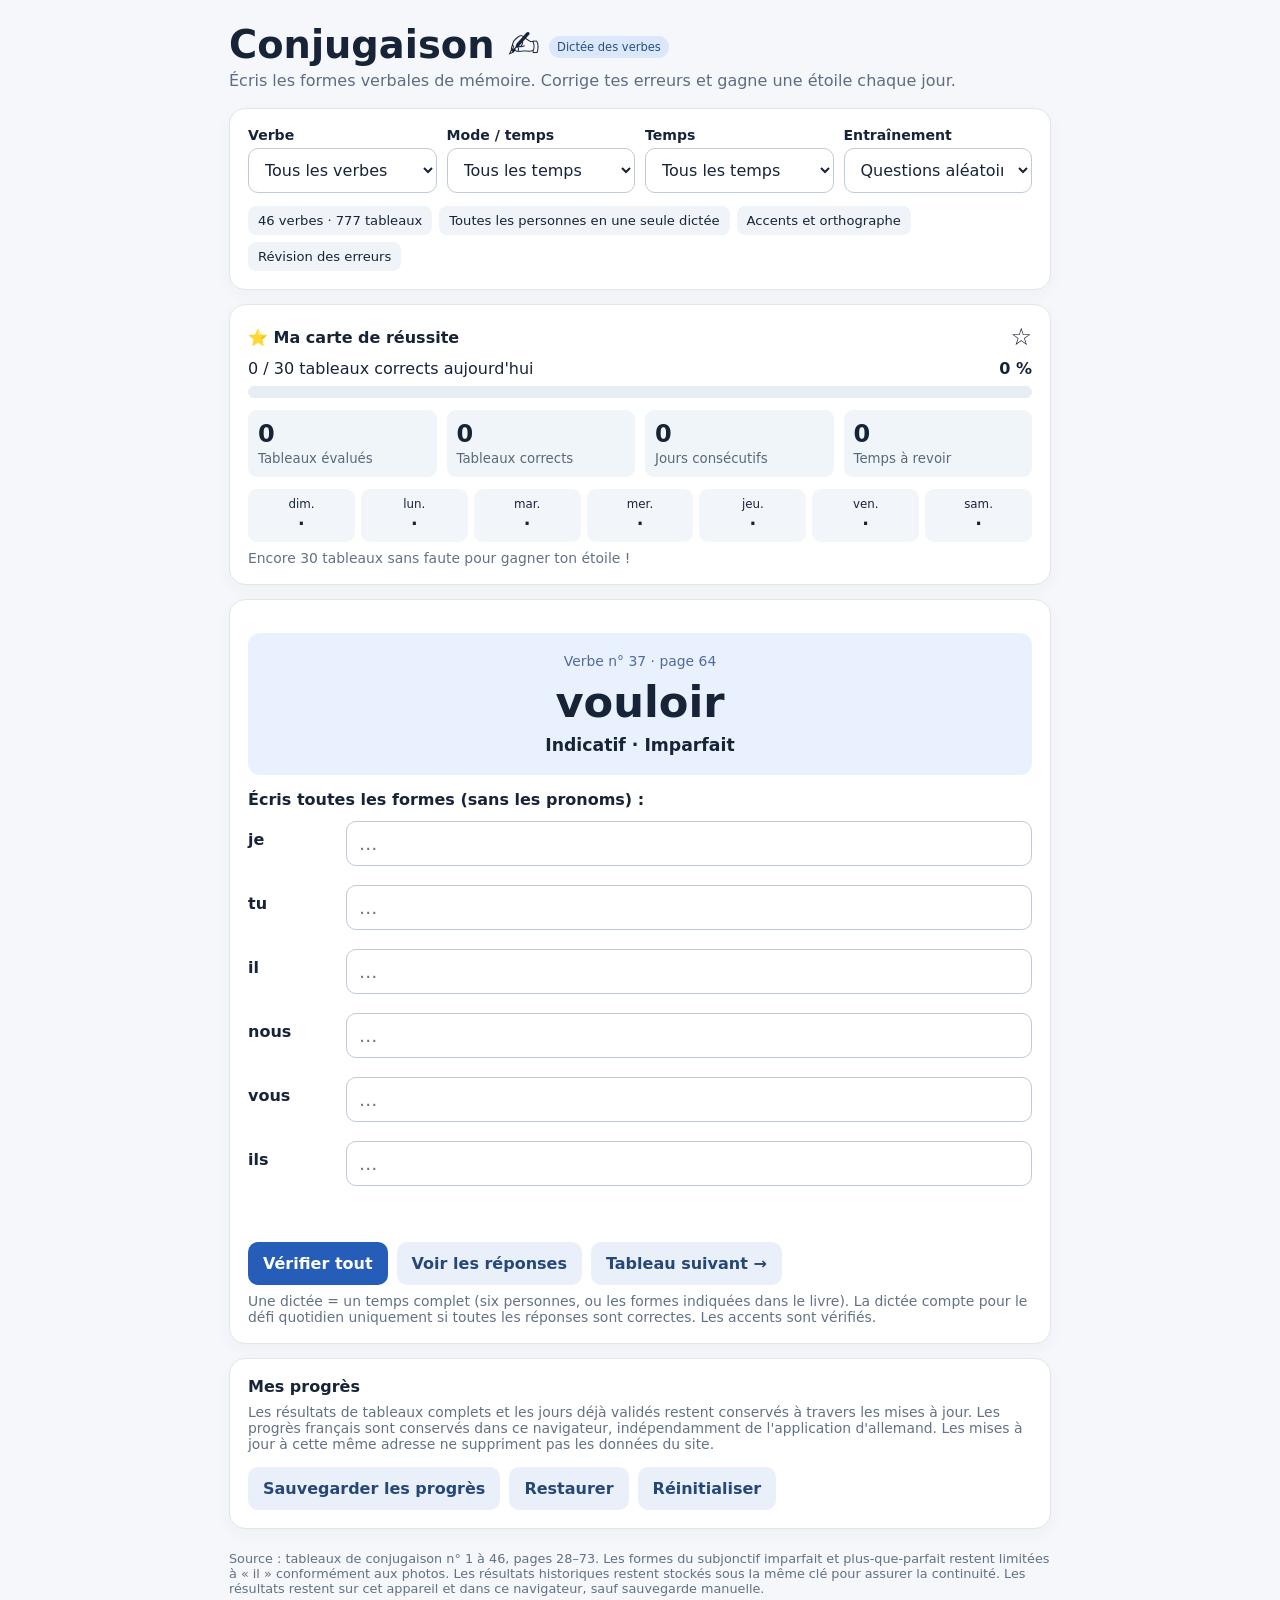
<file: fr/old.html>
<!DOCTYPE html>
<html lang="fr">
<head>
<meta charset="utf-8"><meta name="viewport" content="width=device-width, initial-scale=1">
<title>Conjugaison – 46 verbes · Dictée complète</title>
<style>
:root{font-family:system-ui,-apple-system,'Segoe UI',sans-serif;background:#f5f7fb;color:#172438}*{box-sizing:border-box}body{margin:0}.wrap{max-width:850px;margin:0 auto;padding:22px 14px 70px}h1{font-size:clamp(1.65rem,5vw,2.4rem);margin:0 0 4px}.sub{color:#5d6d82;margin:0 0 18px}.panel{background:#fff;border-radius:16px;border:1px solid #e0e6ee;padding:18px;margin-bottom:14px;box-shadow:0 6px 17px #23405b09}.settings{display:flex;gap:10px;flex-wrap:wrap;align-items:flex-end}.control{flex:1;min-width:150px}.control label{font-size:.88rem;font-weight:600;display:block;margin-bottom:5px}select,input{font:inherit;border:1.5px solid #becbda;border-radius:10px;background:white;padding:11px 12px;width:100%;color:#172438}input:focus{outline:2px solid #4d7cda}.progress{height:12px;background:#e7edf5;border-radius:100px;overflow:hidden}.bar{height:100%;width:0;background:#0b9463;transition:width .3s}.stats{display:flex;gap:10px;flex-wrap:wrap;margin:12px 0}.stat{flex:1;min-width:100px;background:#f0f5fa;border-radius:9px;padding:10px}.stat b{font-size:1.5rem;display:block}.stat small{color:#596979}.question{background:#e9f0fe;border-radius:12px;padding:20px 16px;text-align:center;margin:15px 0}.question .hint{color:#516b98;font-size:.87rem}.question strong{font-size:clamp(1.7rem,6vw,2.7rem);display:block;margin:8px 0;overflow-wrap:anywhere}.question .target{font-weight:600;font-size:1.08rem}.person-grid{display:grid;gap:9px;margin-top:12px}.person-row{display:grid;grid-template-columns:88px 1fr;align-items:center;gap:10px}.person-row label{font-weight:650}.person-row small{grid-column:2;font-size:.84rem}.person-row input{min-width:0}.answer label{font-weight:600;display:block;margin-bottom:8px}.answer input{font-size:1.15rem}.answer .feedback{font-size:.96rem;font-weight:600;margin-top:9px;min-height:22px}.right{color:#0a7952}.wrong{color:#ae2d34}button{font:inherit;border:0;border-radius:10px;padding:12px 15px;font-weight:650;cursor:pointer;background:#255db8;color:#fff}button.secondary{background:#eaf0f9;color:#264878}button:disabled{opacity:.45}.actions{display:flex;gap:9px;flex-wrap:wrap;margin-top:15px}.note{color:#627184;font-size:.87rem;margin:8px 0 0}.chips{display:flex;flex-wrap:wrap;gap:7px;margin-top:13px}.chip{background:#f0f3f7;padding:7px 10px;border-radius:8px;font-size:.82rem}.stars{font-size:1.5rem}.calendar{display:grid;grid-template-columns:repeat(7,1fr);gap:6px;margin-top:12px}.day{text-align:center;background:#f2f5f9;border-radius:9px;padding:8px 2px;font-size:.74rem}.day.done{background:#dcf5e8;color:#146946}.day strong{display:block;font-size:1.1rem;margin-top:3px}.badges{font-size:.87rem;color:#385270}.ok{border-color:#0b9463!important;background:#f1fbf5}.bad{border-color:#c74848!important;background:#fff4f4}.footer{margin-top:22px;color:#627184;font-size:.8rem}.tag{font-size:.72rem;background:#dbe7fb;color:#28517d;padding:4px 8px;border-radius:99px}.hidden{display:none!important}@media(max-width:500px){.panel{padding:14px}.actions button{flex:1 1 45%}}
</style>
<script src="config.js"></script><script src="data.js"></script>
</head>
<body><main class="wrap">
<div style="display:flex;align-items:center;gap:9px;flex-wrap:wrap"><h1>Conjugaison ✍️</h1><span class="tag">Dictée des verbes</span></div>
<p class="sub">Écris les formes verbales de mémoire. Corrige tes erreurs et gagne une étoile chaque jour.</p>
<section class="panel">
<div class="settings">
 <div class="control"><label for="verb">Verbe</label><select id="verb"><option value="all">Tous les verbes</option></select></div>
 <div class="control"><label for="group">Mode / temps</label><select id="group"><option value="all">Tous les temps</option></select></div>
 <div class="control"><label for="tense">Temps</label><select id="tense"><option value="all">Tous les temps</option></select></div><div class="control"><label for="practice">Entraînement</label><select id="practice"><option value="all">Questions aléatoires</option><option value="errors">Réviser mes erreurs</option></select></div>
</div>
<div class="chips"><span class="chip">46 verbes · 777 tableaux</span><span class="chip">Toutes les personnes en une seule dictée</span><span class="chip">Accents et orthographe</span><span class="chip">Révision des erreurs</span></div>
</section>
<section class="panel">
<div style="display:flex;justify-content:space-between;align-items:center;gap:10px"><strong>⭐ Ma carte de réussite</strong><span class="stars" id="star">☆</span></div>
<div style="display:flex;justify-content:space-between;gap:10px;margin:8px 0"><span id="todayText">0 / 50 tableaux corrects aujourd'hui</span><strong id="percentage">0 %</strong></div>
<div class="progress"><div id="bar" class="bar"></div></div>
<div class="stats"><div class="stat"><b id="total">0</b><small>Tableaux évalués</small></div><div class="stat"><b id="right">0</b><small>Tableaux corrects</small></div><div class="stat"><b id="streak">0</b><small>Jours consécutifs</small></div><div class="stat"><b id="errors">0</b><small>Temps à revoir</small></div></div>
<div id="calendar" class="calendar" aria-label="Les 7 derniers jours"></div>
<p id="motivation" class="note"></p>
</section>
<section class="panel">
 <div class="question"><div class="hint" id="promptContext">Verbe à conjuguer</div><strong id="promptVerb">avoir</strong><div class="target" id="target">Indicatif · Présent</div></div>
 <form id="quiz" autocomplete="off">
  <div class="answer"><strong>Écris toutes les formes (sans les pronoms) :</strong><div class="person-grid" id="personFields"></div><div class="feedback" id="feedback" aria-live="polite"></div></div>
  <div class="actions"><button id="check" type="submit">Vérifier tout</button><button id="reveal" class="secondary" type="button">Voir les réponses</button><button id="next" class="secondary" type="button">Tableau suivant →</button></div>
 </form>
 <p class="note">Une dictée = un temps complet (six personnes, ou les formes indiquées dans le livre). La dictée compte pour le défi quotidien uniquement si toutes les réponses sont correctes. Les accents sont vérifiés.</p>
</section>
<section class="panel"><strong>Mes progrès</strong><p class="note">Les résultats de tableaux complets et les jours déjà validés restent conservés à travers les mises à jour. Les progrès français sont conservés dans ce navigateur, indépendamment de l'application d'allemand. Les mises à jour à cette même adresse ne suppriment pas les données du site.</p><div class="actions"><button id="backup" type="button" class="secondary">Sauvegarder les progrès</button><button id="restore" type="button" class="secondary">Restaurer</button><input type="file" id="restoreFile" accept=".json,application/json" class="hidden"><button id="reset" type="button" class="secondary">Réinitialiser</button></div></section>
<p class="footer">Source : tableaux de conjugaison n° 1 à 46, pages 28–73. Les formes du subjonctif imparfait et plus-que-parfait restent limitées à « il » conformément aux photos. Les résultats historiques restent stockés sous la même clé pour assurer la continuité. Les résultats restent sur cet appareil et dans ce navigateur, sauf sauvegarde manuelle.</p>
</main>
<script>
(()=>{
'use strict';
const config=window.FRENCH_CONFIG||{};
const dailyGoal=Math.max(1,Number(config.DAILY_GOAL)||50);
const verbs=Array.isArray(window.FRENCH_VERBS)?window.FRENCH_VERBS:[];
const key='french_cy_progress_v1'; // Clé stable : ne pas renommer lors des mises à jour
const $=id=>document.getElementById(id);
const empty=()=>({total:0,right:0,errors:{},days:{},groupTotal:0,groupRight:0,groupDays:{},groupErrors:{},completedDays:{}});
let stats;
try{stats={...empty(),...JSON.parse(localStorage.getItem(key)||'{}')}}catch(e){stats=empty()}
for(const k of ['errors','days','groupDays','groupErrors','completedDays'])if(!stats[k]||typeof stats[k]!=='object')stats[k]={};
for(const k of ['groupTotal','groupRight'])if(!Number.isFinite(stats[k]))stats[k]=0;
const pad=n=>String(n).padStart(2,'0');
function localDay(date=new Date()){return `${date.getFullYear()}-${pad(date.getMonth()+1)}-${pad(date.getDate())}`}
function shiftDay(n){const d=new Date();d.setHours(12,0,0,0);d.setDate(d.getDate()+n);return localDay(d)}
const all=[];
for(const v of verbs)for(const f of v.forms)all.push({verb:v,form:f,id:`${v.id}|${f.id}`});
function normalize(s){return String(s||'').trim().toLocaleLowerCase('fr').replace(/’/g,"'").replace(/\s+/g,' ').replace(/[.!?]+$/,'')}
function equivalent(s){const n=normalize(s);return config.REQUIRE_ACCENTS===false?n.normalize('NFD').replace(/[\u0300-\u036f]/g,''):n}
function save(){try{localStorage.setItem(key,JSON.stringify(stats))}catch(e){$('motivation').textContent='Attention : impossible d’enregistrer sur cet appareil.'}render()}
function achieved(k){return !!stats.completedDays[k]||(stats.groupDays[k]||0)>=dailyGoal}
function countDays(){let count=0;for(let i=0;i<3650;i++){const k=shiftDay(-i);if(achieved(k))count++;else if(i===0)continue;else break}return count}
function render(){const today=stats.groupDays[localDay()]||0;if(today>=dailyGoal)stats.completedDays[localDay()]=true;const pct=Math.min(100,Math.floor(100*today/dailyGoal));$('bar').style.width=pct+'%';$('todayText').textContent=`${today} / ${dailyGoal} tableaux corrects aujourd'hui`;$('percentage').textContent=pct+' %';$('star').textContent=achieved(localDay())?'⭐':'☆';$('total').textContent=stats.groupTotal;$('right').textContent=stats.groupRight;$('errors').textContent=Object.keys(stats.groupErrors).length;$('streak').textContent=countDays();$('motivation').textContent=achieved(localDay())?'Bravo ! Ton étoile du jour est gagnée ! ⭐':`Encore ${dailyGoal-today} tableau${dailyGoal-today>1?'x':''} sans faute pour gagner ton étoile !`;
 $('calendar').replaceChildren();for(let i=-6;i<=0;i++){const k=shiftDay(i),done=achieved(k);const div=document.createElement('div');div.className='day'+(done?' done':'');const d=new Date(k+'T12:00:00');const dayName=d.toLocaleDateString('fr',{weekday:'short'});div.innerHTML=`<span>${dayName}</span><strong>${done?'★':'·'}</strong>`;div.title=`${k} : ${stats.groupDays[k]||0} tableaux corrects`;$('calendar').appendChild(div)}}
for(const v of verbs){const o=document.createElement('option');o.value=v.id;o.textContent=v.infinitive;$('verb').append(o)}
const groups=[...new Set(all.map(x=>x.form.group))];for(const g of groups){const o=document.createElement('option');o.value=g;o.textContent=g;$('group').append(o)}
const tenses=[...new Set(all.map(x=>x.form.tense))];for(const t of tenses){const o=document.createElement('option');o.value=t;o.textContent=t;$('tense').append(o)}
let current=null,corrected=false,last='';
const legacyHasError=x=>x.form.answers.some((_,i)=>stats.errors[`${x.id}|${i}`]);
function next(){const verb=$('verb').value,group=$('group').value,tense=$('tense').value,practice=$('practice').value;let pool=all.filter(x=>(verb==='all'||x.verb.id===verb)&&(group==='all'||x.form.group===group)&&(tense==='all'||x.form.tense===tense)&&(practice==='all'||stats.groupErrors[x.id]||legacyHasError(x)));if(!pool.length){current=null;$('promptVerb').textContent=practice==='errors'?'Aucune erreur à réviser':'Aucune forme disponible';$('target').textContent='';$('promptContext').textContent='';$('personFields').replaceChildren();$('check').disabled=true;$('reveal').disabled=true;$('feedback').textContent=practice==='errors'?'Bravo ! Choisis « Questions aléatoires ».':'';return}
 const alternatives=pool.filter(x=>x.id!==last);if(alternatives.length)pool=alternatives;current=pool[Math.floor(Math.random()*pool.length)];last=current.id;corrected=false;$('promptContext').textContent='Verbe n° '+current.verb.number+' · page '+current.verb.page;$('promptVerb').textContent=current.verb.infinitive;$('target').textContent=`${current.form.group} · ${current.form.tense}`;$('feedback').textContent='';$('feedback').className='feedback';$('check').disabled=false;$('reveal').disabled=false;
 $('personFields').replaceChildren();current.form.persons.forEach((person,i)=>{const row=document.createElement('div');row.className='person-row';const label=document.createElement('label');label.htmlFor=`answer-${i}`;label.textContent=person==='—'?'Forme':person;const input=document.createElement('input');input.id=`answer-${i}`;input.type='text';input.spellcheck=false;input.autocapitalize='off';input.autocomplete='off';input.dataset.index=i;input.placeholder='…';const feedback=document.createElement('small');feedback.id=`feedback-${i}`;feedback.setAttribute('aria-live','polite');row.append(label,input,feedback);$('personFields').append(row)});$('personFields input')?.focus()}
function acceptable(expected,user){return String(expected).split(/\s+\/\s+/).some(v=>equivalent(v)===equivalent(user))}
function grade(reveal){if(!current||corrected)return;corrected=true;let allCorrect=!reveal;let count=0;const inputs=[...$('personFields').querySelectorAll('input')];for(const [i,input] of inputs.entries()){const ans=current.form.answers[i];const good=!reveal&&acceptable(ans,input.value)&&!!input.value.trim();if(!good)allCorrect=false;else count++;input.readOnly=true;input.classList.add(good?'ok':'bad');const feedback=$(`feedback-${i}`);feedback.textContent=good?'✓ Correct':`Réponse : ${ans}`;feedback.className=good?'right':'wrong'}
 $('check').disabled=true;$('reveal').disabled=true;
 if(!reveal){stats.groupTotal++;if(allCorrect){stats.groupRight++;stats.groupDays[localDay()]=(stats.groupDays[localDay()]||0)+1;if(stats.groupDays[localDay()]>=dailyGoal)stats.completedDays[localDay()]=true}}
 if(allCorrect){delete stats.groupErrors[current.id];current.form.answers.forEach((_,i)=>delete stats.errors[`${current.id}|${i}`])}else stats.groupErrors[current.id]=true;
 $('feedback').textContent=reveal?'Les réponses sont affichées : révise ce temps plus tard.':allCorrect?'✓ Tableau entier correct ! Bravo !':`${count} / ${inputs.length} formes correctes. Ce temps est ajouté à tes révisions.`;
 $('feedback').className='feedback '+(allCorrect?'right':'wrong');save();$('next').focus()}
$('quiz').onsubmit=e=>{e.preventDefault();if(corrected)next();else grade(false)};$('reveal').onclick=()=>grade(true);$('next').onclick=next;for(const id of ['verb','group','tense','practice'])$(id).onchange=next;
$('backup').onclick=()=>{const blob=new Blob([JSON.stringify({format:'french-cy-progress-v1',savedAt:new Date().toISOString(),stats},null,2)],{type:'application/json'});const url=URL.createObjectURL(blob);const a=document.createElement('a');a.href=url;a.download=`francais-progres-${localDay()}.json`;a.click();setTimeout(()=>URL.revokeObjectURL(url),2000)};
$('restore').onclick=()=>$('restoreFile').click();$('restoreFile').onchange=async e=>{const file=e.target.files?.[0];if(!file)return;try{const o=JSON.parse(await file.text());if(o.format!=='french-cy-progress-v1'||!o.stats||typeof o.stats.total!=='number'||typeof o.stats.right!=='number'||!o.stats.days||!o.stats.errors)throw Error();if(confirm('Remplacer les progrès actuels par cette sauvegarde ?')){stats={...empty(),...o.stats};for(const k of ['groupDays','groupErrors','completedDays'])if(!stats[k]||typeof stats[k]!=='object')stats[k]={};save();next()}}catch(err){alert('Fichier de sauvegarde non reconnu.')}e.target.value=''};
$('reset').onclick=()=>{if(confirm('Effacer toutes les statistiques françaises et les étoiles ?')){stats=empty();save();next()}};
// Préserve les étoiles gagnées avant un éventuel changement de DAILY_GOAL.
for(const [day,count] of Object.entries(stats.groupDays)){if(count>=50)stats.completedDays[day]=true}
render();next();
})();
</script>
</body></html>
</file>
